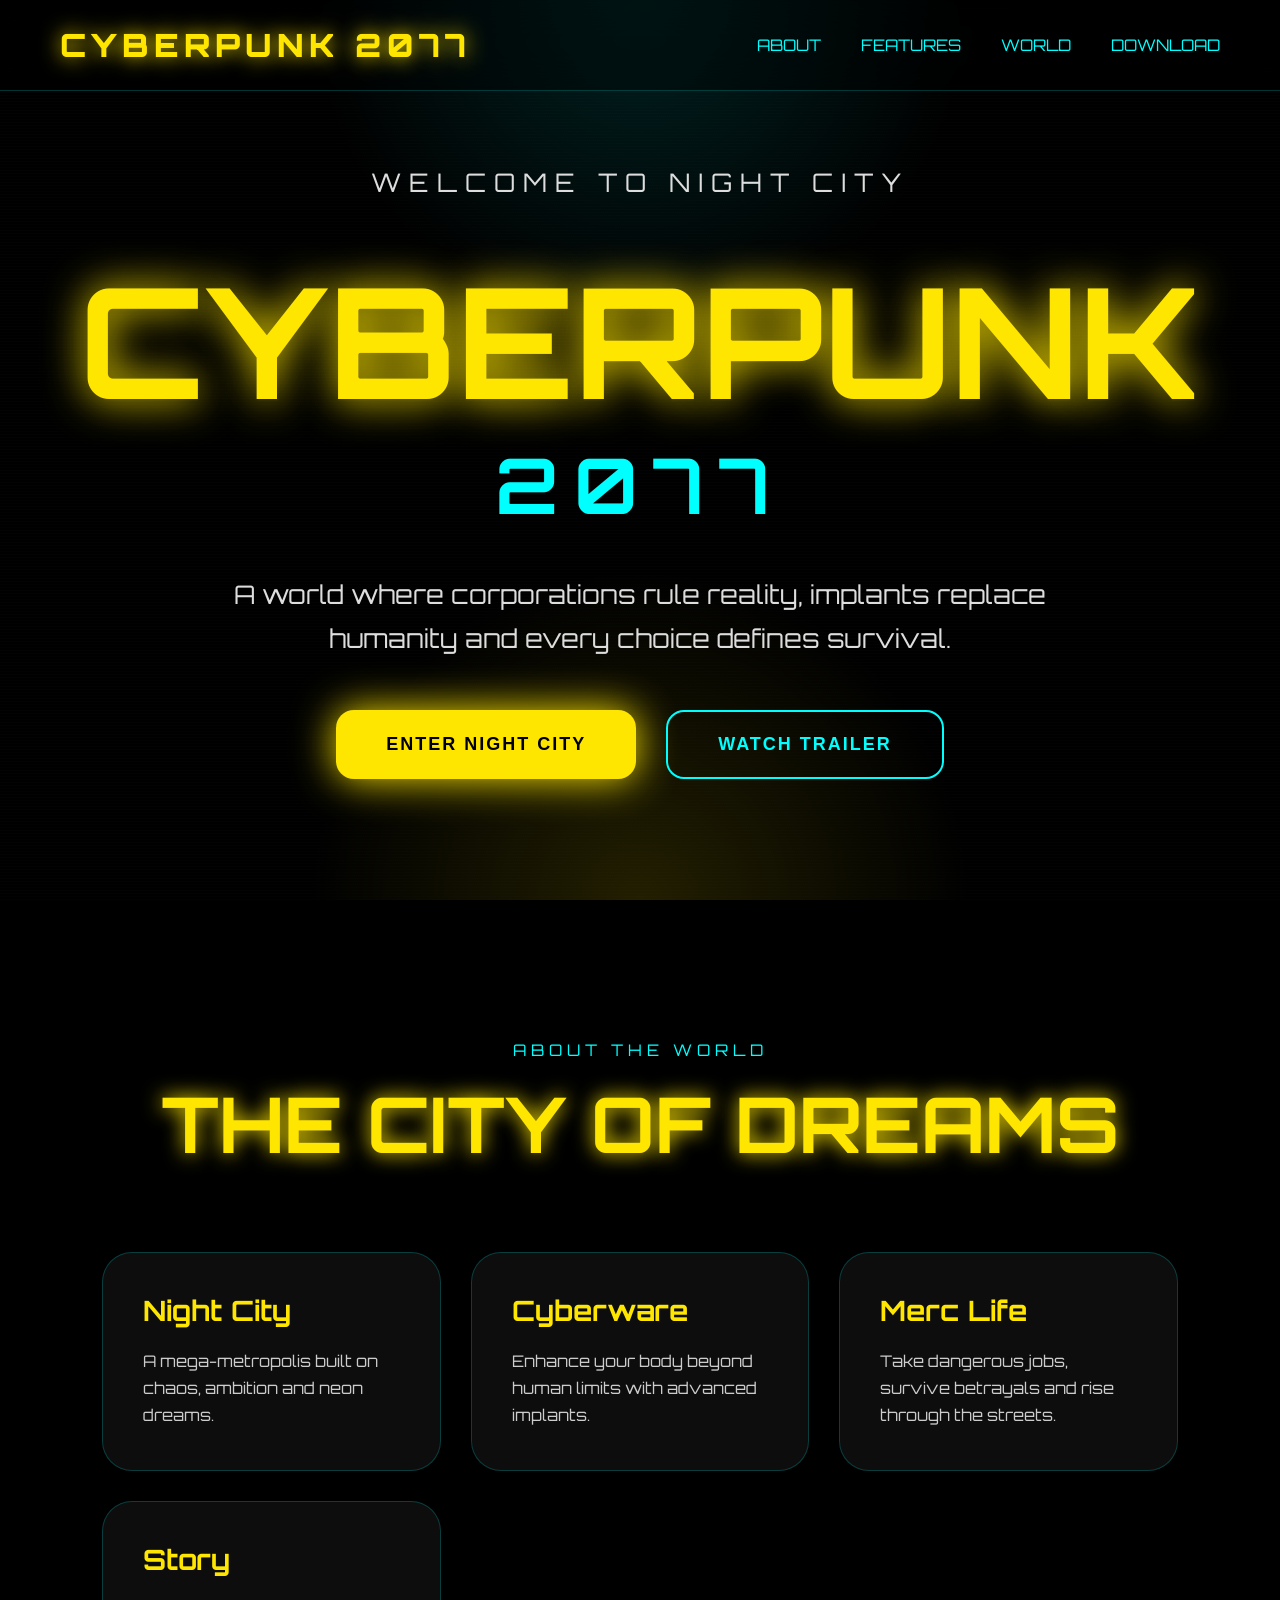
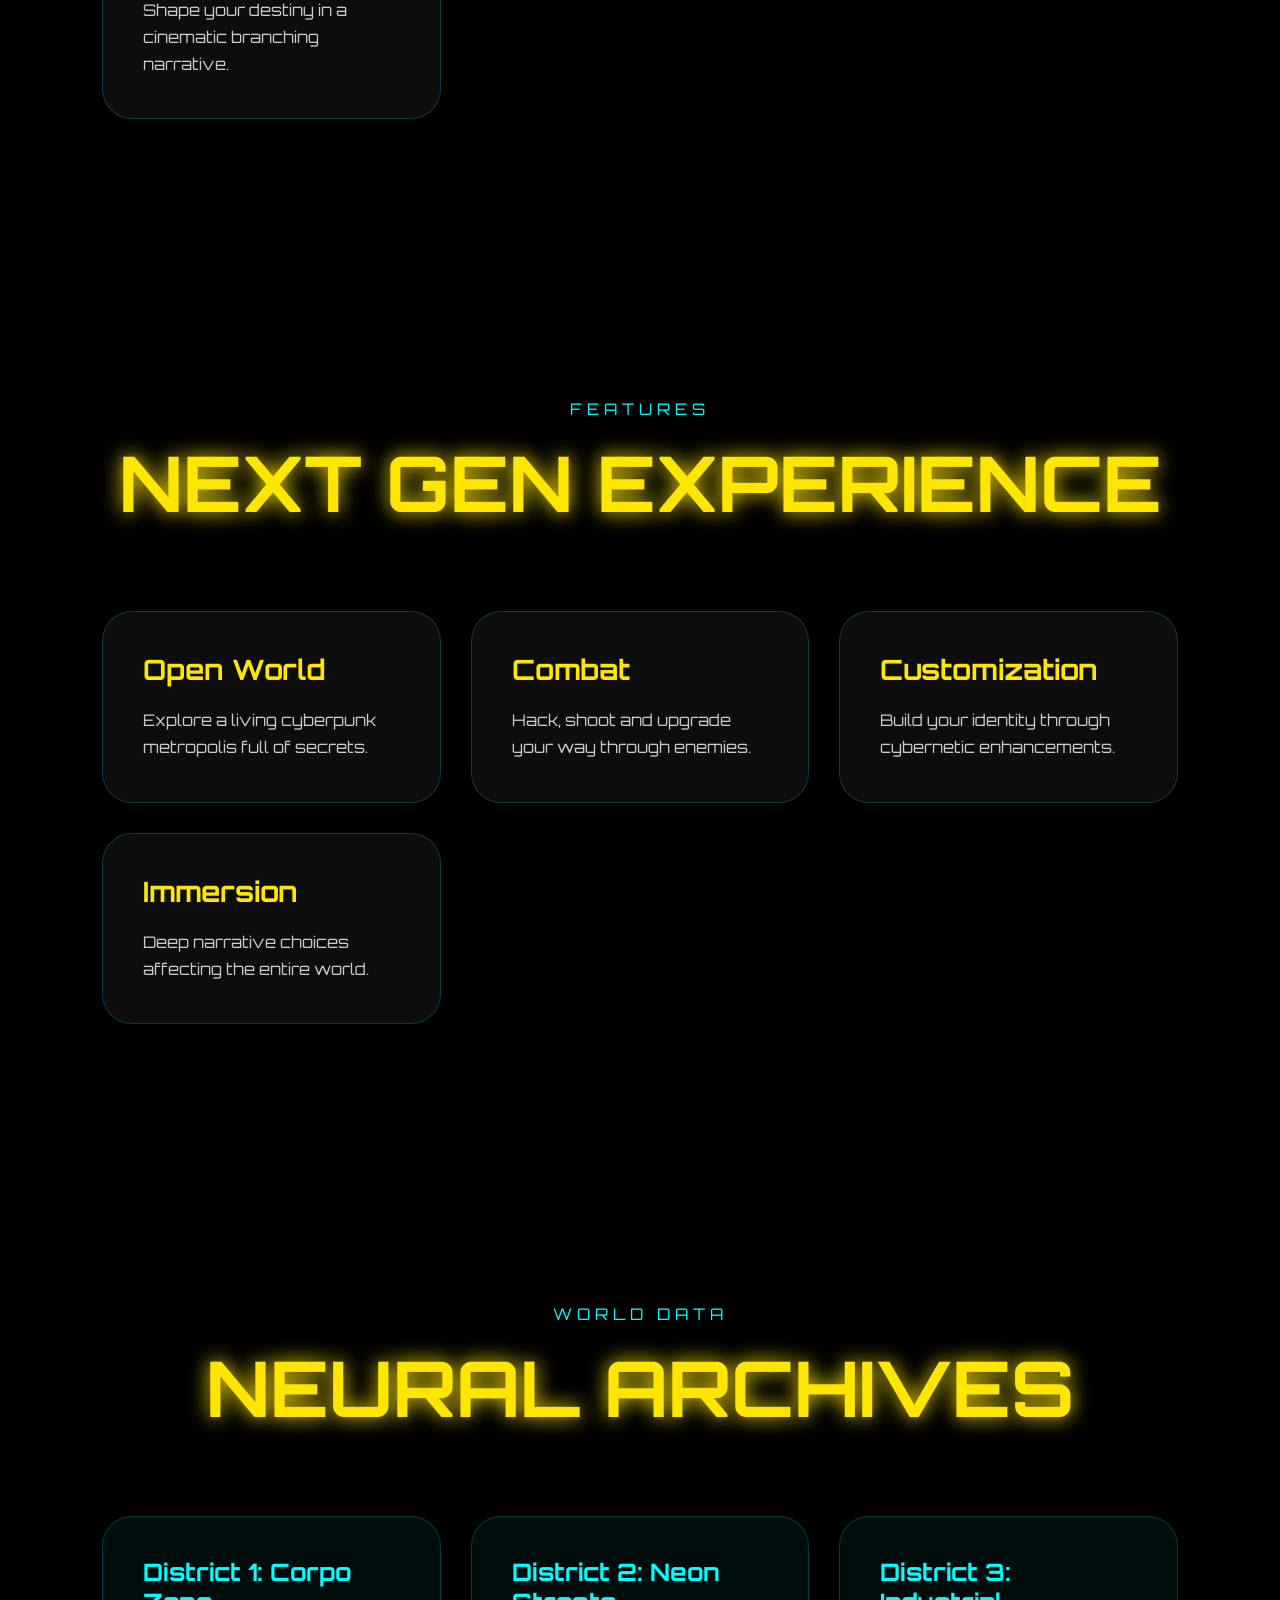
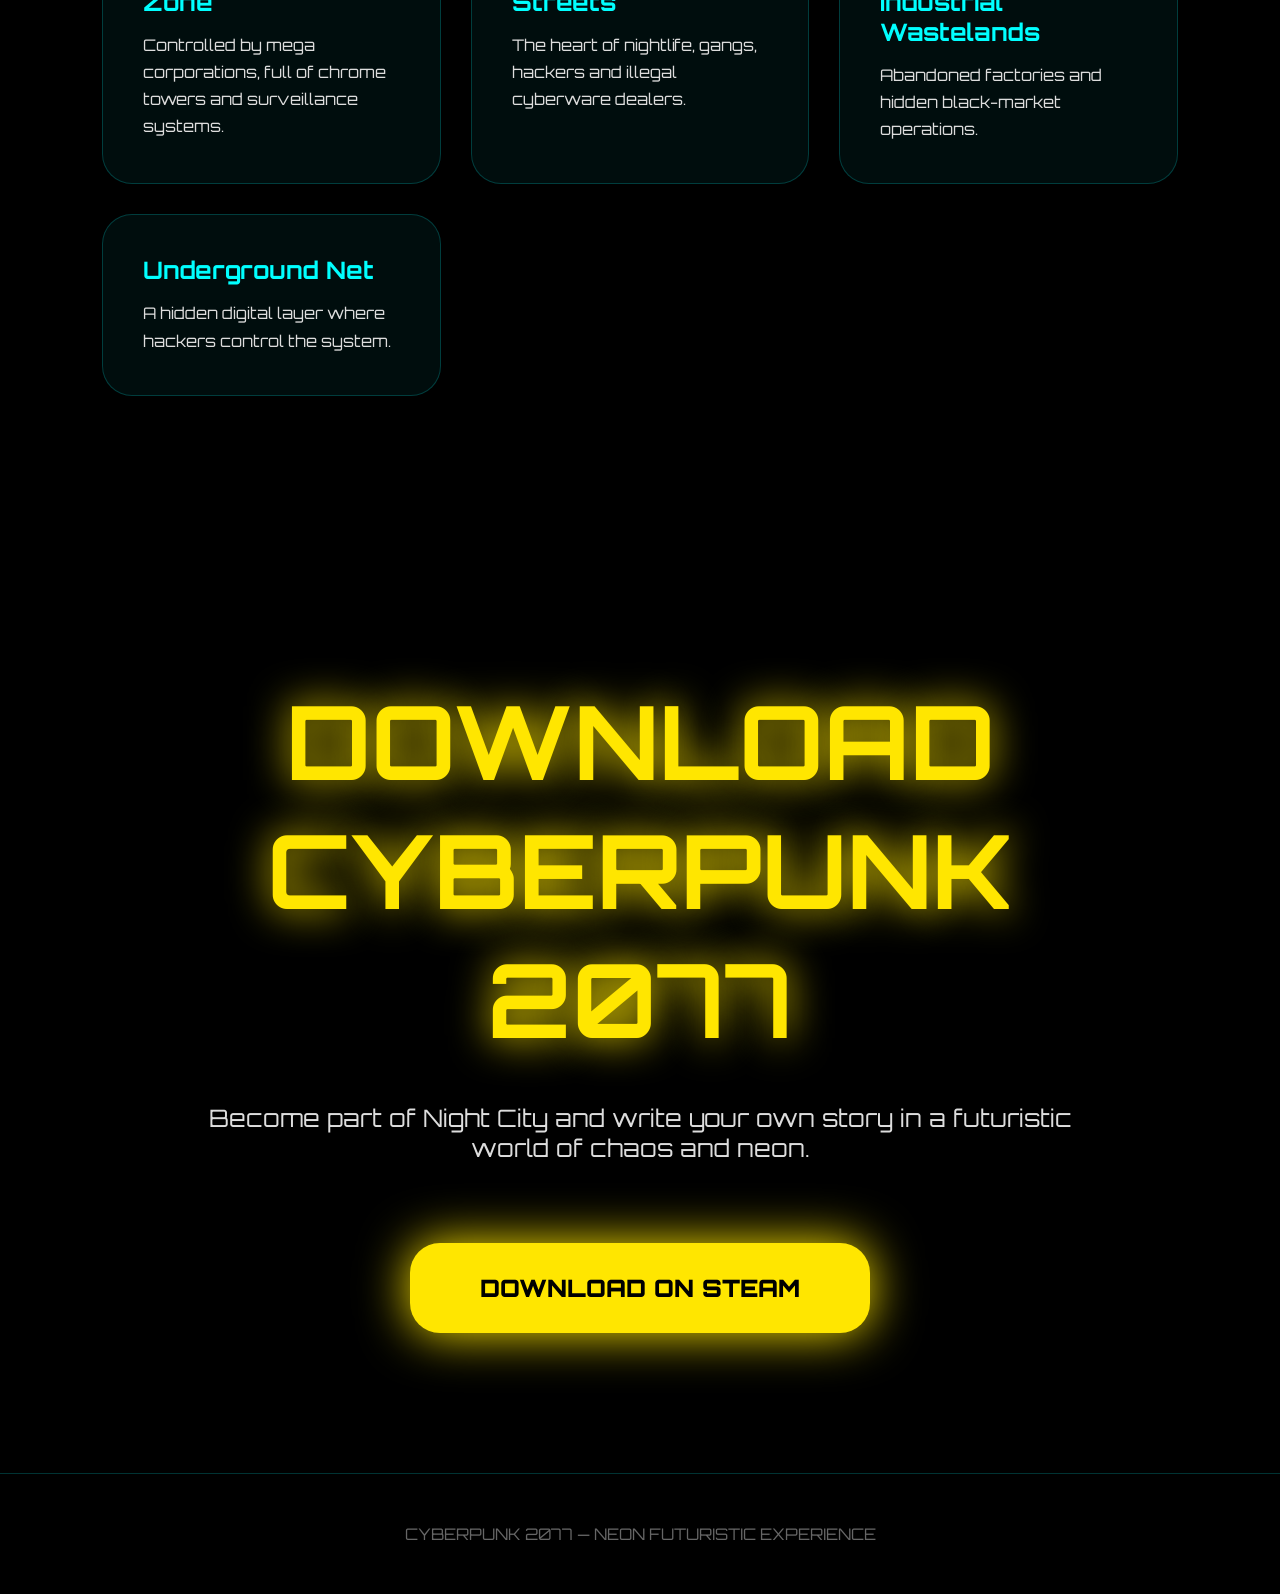
<file: index.html>
<!DOCTYPE html>
<html lang="en">
<head>
<meta charset="UTF-8" />
<meta name="viewport" content="width=device-width, initial-scale=1.0"/>
<title>Cyberpunk 2077</title>

<!-- Подключаем внешний CSS файл -->
<link rel="stylesheet" href="style.css">

<link href="https://fonts.googleapis.com/css2?family=Orbitron:wght@400;700;900&display=swap" rel="stylesheet">

</head>
<body>

<nav>
<div class="logo">CYBERPUNK 2077</div>
<ul>
<li><a href="#about">About</a></li>
<li><a href="#features">Features</a></li>
<li><a href="#lore">World</a></li>
<li><a href="#download">Download</a></li>
</ul>
</nav>

<section class="hero">

<div class="hero-content">

<p class="hero-sub">WELCOME TO NIGHT CITY</p>

<h1>CYBERPUNK</h1>
<h2>2077</h2>

<p>
A world where corporations rule reality, implants replace humanity and every choice defines survival.
</p>

<div class="hero-buttons">
<button class="btn btn-primary">ENTER NIGHT CITY</button>
<button class="btn btn-secondary">WATCH TRAILER</button>
</div>

</div>

</section>

<section id="about">

<div class="section-title">
<p>ABOUT THE WORLD</p>
<h2>THE CITY OF DREAMS</h2>
</div>

<div class="cards">

<div class="card">
<h3>Night City</h3>
<p>A mega-metropolis built on chaos, ambition and neon dreams.</p>
</div>

<div class="card">
<h3>Cyberware</h3>
<p>Enhance your body beyond human limits with advanced implants.</p>
</div>

<div class="card">
<h3>Merc Life</h3>
<p>Take dangerous jobs, survive betrayals and rise through the streets.</p>
</div>

<div class="card">
<h3>Story</h3>
<p>Shape your destiny in a cinematic branching narrative.</p>
</div>

</div>
</section>

<section id="features">

<div class="section-title">
<p>FEATURES</p>
<h2>NEXT GEN EXPERIENCE</h2>
</div>

<div class="cards">

<div class="card">
<h3>Open World</h3>
<p>Explore a living cyberpunk metropolis full of secrets.</p>
</div>

<div class="card">
<h3>Combat</h3>
<p>Hack, shoot and upgrade your way through enemies.</p>
</div>

<div class="card">
<h3>Customization</h3>
<p>Build your identity through cybernetic enhancements.</p>
</div>

<div class="card">
<h3>Immersion</h3>
<p>Deep narrative choices affecting the entire world.</p>
</div>

</div>

</section>

<section id="lore">

<div class="section-title">
<p>WORLD DATA</p>
<h2>NEURAL ARCHIVES</h2>
</div>

<div class="lore-grid">

<div class="lore">
<h3>District 1: Corpo Zone</h3>
<p>Controlled by mega corporations, full of chrome towers and surveillance systems.</p>
</div>

<div class="lore">
<h3>District 2: Neon Streets</h3>
<p>The heart of nightlife, gangs, hackers and illegal cyberware dealers.</p>
</div>

<div class="lore">
<h3>District 3: Industrial Wastelands</h3>
<p>Abandoned factories and hidden black-market operations.</p>
</div>

<div class="lore">
<h3>Underground Net</h3>
<p>A hidden digital layer where hackers control the system.</p>
</div>

</div>

</section>

<section id="download" class="cta">

<h2>DOWNLOAD<br>CYBERPUNK 2077</h2>

<p>
Become part of Night City and write your own story in a futuristic world of chaos and neon.
</p>

<a class="steam-btn" href="https://store.steampowered.com/app/1091500/Cyberpunk_2077/" target="_blank">
DOWNLOAD ON STEAM
</a>

</section>

<footer>
CYBERPUNK 2077 — NEON FUTURISTIC EXPERIENCE
</footer>

</body>
</html>
</file>
<file: style.css>
* {
    margin: 0;
    padding: 0;
    box-sizing: border-box;
}

html {
    scroll-behavior: smooth;
}

body {
    font-family: 'Orbitron', sans-serif;
    background: black;
    color: white;
    overflow-x: hidden;
}

/* Background */
body::before {
    content: '';
    position: fixed;
    inset: 0;
    background: radial-gradient(circle at top, #00ffff22, transparent 30%),
                radial-gradient(circle at bottom, #ffe60022, transparent 30%),
                black;
    z-index: -2;
}

body::after {
    content: '';
    position: fixed;
    inset: 0;
    background: repeating-linear-gradient(
        to bottom,
        transparent,
        transparent 2px,
        rgba(255,255,255,0.02) 3px
    );
    pointer-events: none;
    z-index: -1;
}

/* NAV */
nav {
    position: fixed;
    top: 0;
    left: 0;
    width: 100%;
    display: flex;
    justify-content: space-between;
    align-items: center;
    padding: 25px 60px;
    background: rgba(0,0,0,0.4);
    backdrop-filter: blur(20px);
    border-bottom: 1px solid rgba(0,255,255,0.2);
    z-index: 1000;
}

.logo {
    font-size: 32px;
    font-weight: 900;
    color: #ffe600;
    letter-spacing: 5px;
    text-shadow: 0 0 20px #ffe600;
}

nav ul {
    display: flex;
    gap: 40px;
    list-style: none;
}

nav a {
    color: #00ffff;
    text-decoration: none;
    text-transform: uppercase;
    transition: 0.3s;
}

nav a:hover {
    color: #ffe600;
    text-shadow: 0 0 10px #ffe600;
}

/* HERO */
.hero {
    height: 100vh;
    display: flex;
    justify-content: center;
    align-items: center;
    text-align: center;
    padding: 20px;
    position: relative;
}

.hero-content {
    max-width: 1200px;
}

.hero-sub {
    color: #00ffff;
    letter-spacing: 8px;
    text-transform: uppercase;
    margin-bottom: 20px;
    animation: pulse 2s infinite;
}

.hero h1 {
    font-size: clamp(70px, 12vw, 180px);
    color: #ffe600;
    text-shadow: 0 0 40px #ffe600;
}

.hero h2 {
    font-size: clamp(40px, 6vw, 90px);
    color: #00ffff;
    letter-spacing: 15px;
}

.hero p {
    max-width: 900px;
    margin: 40px auto;
    font-size: clamp(18px, 2vw, 28px);
    line-height: 1.7;
    color: #ddd;
}

/* BUTTONS */
.btn {
    padding: 22px 50px;
    border: none;
    font-size: 18px;
    font-weight: 700;
    cursor: pointer;
    border-radius: 18px;
    text-transform: uppercase;
    transition: 0.4s;
    letter-spacing: 2px;
}

.btn-primary {
    background: #ffe600;
    color: black;
    box-shadow: 0 0 40px #ffe600;
}

.btn-primary:hover {
    transform: scale(1.1);
}

.btn-secondary {
    background: transparent;
    border: 2px solid #00ffff;
    color: #00ffff;
}

.hero-buttons {
    display: flex;
    justify-content: center;
    gap: 30px;
    flex-wrap: wrap;
    margin-top: 50px;
}

/* SECTIONS */
section {
    padding: 140px 8%;
}

.section-title {
    text-align: center;
    margin-bottom: 80px;
}

.section-title p {
    color: #00ffff;
    letter-spacing: 5px;
    margin-bottom: 15px;
}

.section-title h2 {
    font-size: clamp(45px, 6vw, 90px);
    color: #ffe600;
    text-shadow: 0 0 20px #ffe600;
}

/* CARDS */
.cards {
    display: grid;
    grid-template-columns: repeat(auto-fit, minmax(280px, 1fr));
    gap: 30px;
}

.card {
    background: rgba(255,255,255,0.05);
    border: 1px solid rgba(0,255,255,0.2);
    backdrop-filter: blur(20px);
    padding: 40px;
    border-radius: 30px;
    transition: 0.4s;
}

.card:hover {
    transform: translateY(-10px);
    border-color: #ffe600;
}

.card h3 {
    font-size: 28px;
    margin-bottom: 20px;
    color: #ffe600;
}

.card p {
    color: #ccc;
    line-height: 1.7;
}

/* GALLERY REPLACED WITH TEXT NODES */
.lore-grid {
    display: grid;
    grid-template-columns: repeat(auto-fit, minmax(280px, 1fr));
    gap: 30px;
}

.lore {
    padding: 40px;
    border-radius: 30px;
    background: rgba(0,255,255,0.05);
    border: 1px solid rgba(0,255,255,0.2);
    backdrop-filter: blur(20px);
    transition: 0.4s;
}

.lore:hover {
    transform: scale(1.03);
    border-color: #00ffff;
    box-shadow: 0 0 40px rgba(0,255,255,0.2);
}

.lore h3 {
    color: #00ffff;
    margin-bottom: 15px;
    font-size: 24px;
}

.lore p {
    color: #ddd;
    line-height: 1.7;
}

/* CTA */
.cta {
    text-align: center;
    position: relative;
}

.cta h2 {
    font-size: clamp(60px, 8vw, 140px);
    color: #ffe600;
    text-shadow: 0 0 40px #ffe600;
}

.cta p {
    max-width: 900px;
    margin: 40px auto;
    font-size: 24px;
    color: #ddd;
}

.steam-btn {
    display: inline-block;
    margin-top: 40px;
    padding: 30px 70px;
    font-size: 24px;
    font-weight: 900;
    background: #ffe600;
    color: black;
    text-decoration: none;
    border-radius: 30px;
    text-transform: uppercase;
    box-shadow: 0 0 50px #ffe600;
    transition: 0.4s;
}

.steam-btn:hover {
    transform: scale(1.1);
}

/* FOOTER */
footer {
    padding: 50px;
    text-align: center;
    border-top: 1px solid rgba(0,255,255,0.2);
    color: #666;
}

/* ANIMATION */
@keyframes pulse {
    0% { opacity: 1; }
    50% { opacity: 0.6; }
    100% { opacity: 1; }
}

/* MOBILE */
@media (max-width: 900px) {
    nav {
        flex-direction: column;
        gap: 20px;
    }
}
</file>
